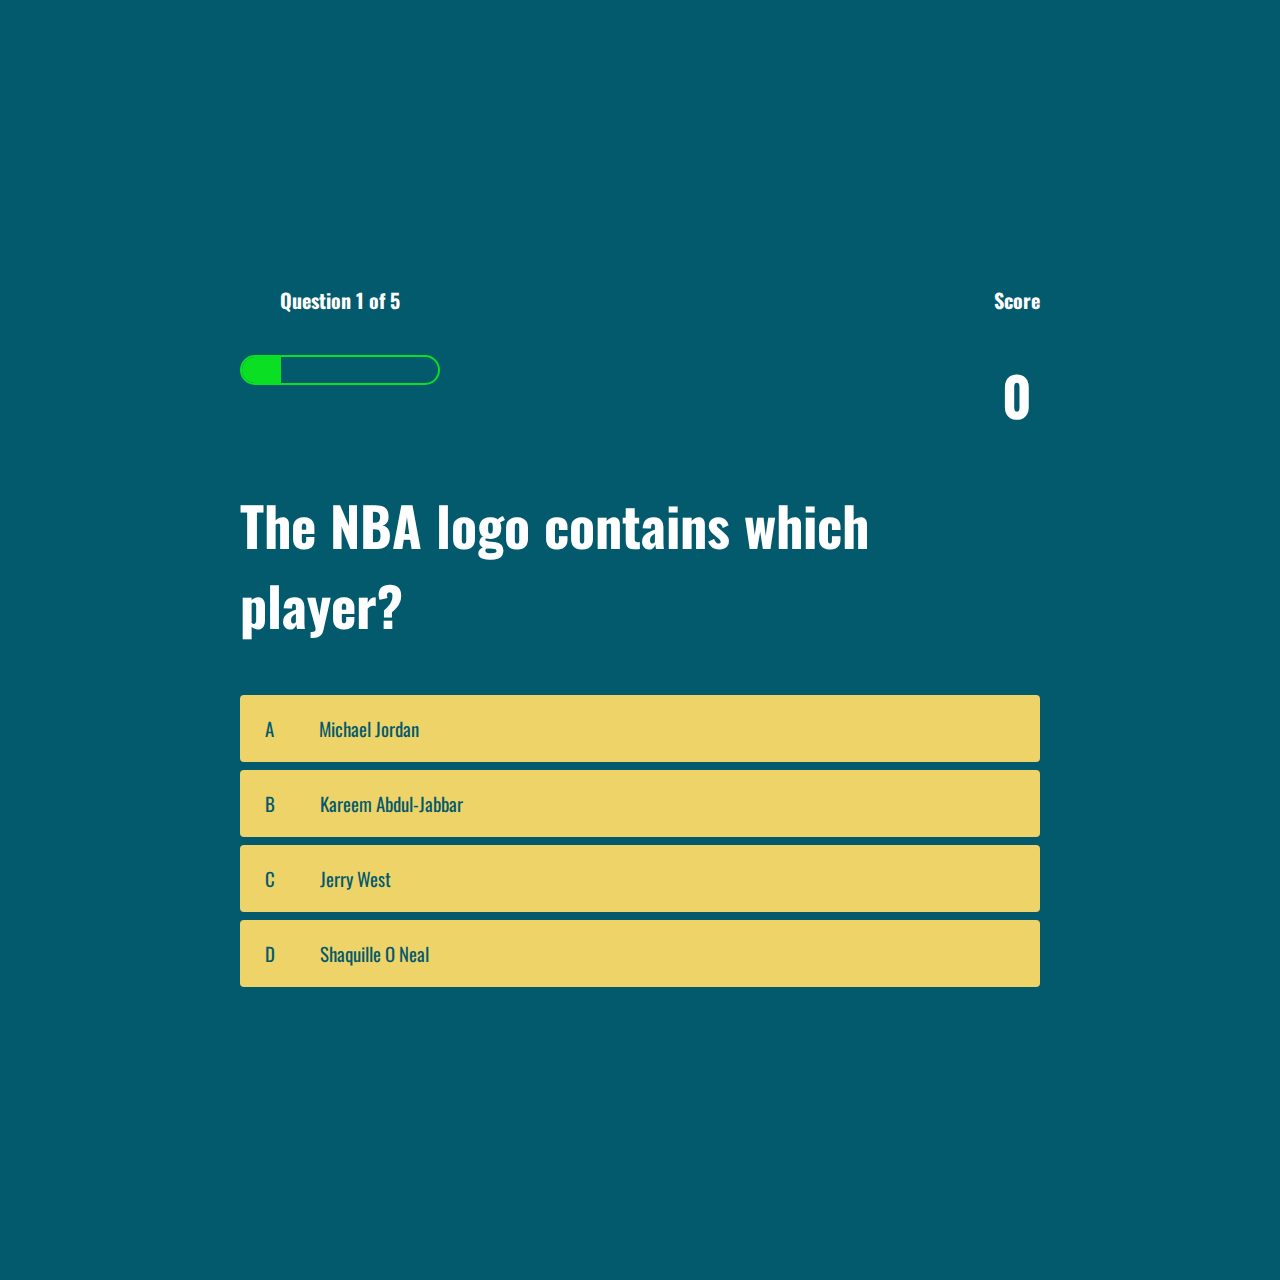
<file: game.html>
<!DOCTYPE html>
<html lang="en">

<head>
    <meta charset="UTF-8">
    <meta name="viewport" content="width=device-width, initial-scale=1.0">
    <title>Quiz Page</title>
    <link rel="stylesheet" href="style.css">
    <link rel="stylesheet" href="game.css">

</head>

<body>
    <div class="container">
        <div id="game" class="justify-center flex-column">
            <div id="hud">
                <div class="hud-item">
                    <h2 id="progresstext" class="hud-prefix">
                        Question
                    </h2>
                    <div id="progressbar">
                        <div id="progressbar-full">

                        </div>
                    </div>
                </div>
                <div class="hud-item">
                    <h2 class="hud-prefix">
                        Score
                    </h2>
                    <h1 class="hud-main-text" id="score">
                        0
                    </h1>
                </div>
            </div>
            <h1 id="question">What is the Answer?</h1>
            <div class="choice-container">
                <p class="choice-prefix">A</p>
                <p class="choice-text" data-number="1">Choice</p>
            </div>
            <div class="choice-container">
                <p class="choice-prefix">B</p>
                <p class="choice-text" data-number="2">Choice</p>
            </div>
            <div class="choice-container">
                <p class="choice-prefix">C</p>
                <p class="choice-text" data-number="3">Choice</p>
            </div>
            <div class="choice-container">
                <p class="choice-prefix">D</p>
                <p class="choice-text" data-number="4">Choice</p>
            </div>
        </div>
    </div>
    <script src="game.js"></script>
</body>

</html>
</file>
<file: style.css>
@import url('https://fonts.googleapis.com/css2?family=Oswald&display=swap');
:root {
    background-color: rgb(2, 90, 108);
}

* {
    box-sizing: border-box;
    margin: 0;
    padding: 0;
    font-size: 62.5%;
    font-family: 'Oswald', cursive;
}

h1 {
    font-size: 5.4rem;
    color: rgb(255, 255, 255);
    margin-bottom: 5rem;
}

h2 {
    font-size: 4.2rem;
    margin-bottom: 4rem;
    color: white;
}

h3 {
    font-size: 3.2rem;
    margin-bottom: 4rem;
    margin-top: 3rem;
    color: white;
}

#wholepage {
    width: 900px;
    margin-left: auto;
    margin-right: auto;
}

.container {
    width: 100vw;
    height: 100vw;
    display: flex;
    justify-content: center;
    align-items: center;
    max-width: 80rem;
    margin: 0 auto;
    padding: 2rem;
}

.flex-column {
    display: flex;
    flex-direction: column;
}

.flex-center {
    justify-content: center;
    align-items: center;
}

.justify-center {
    justify-content: center;
}

.text-center {
    text-align: center;
}

.hidden {
    display: none;
}

.btn {
    font-size: 2.4rem;
    padding: 2rem 0;
    width: 30rem;
    text-align: center;
    margin-bottom: 1rem;
    text-decoration: none;
    color: rgb(8, 48, 69);
    background: rgb(238, 211, 105);
    border-radius: 4px;
}

.btn:hover {
    cursor: pointer;
    box-shadow: 0 0.4rem 1.4rem 0 rgba(0, 248, 227, 0.6);
    transition: transform 200ms;
    transform: scale(1.05);
}

.btn[disabled]:hover {
    cursor: not-allowed;
    box-shadow: none;
    transform: none;
}

#highscore-btn {
    background: rgb(238, 211, 105);
}

#highscore-btn:hover {
    box-shadow: 0 0.4rem 1.4rem 0 rgba(0, 248, 227, 0.6);
}

.fa-crown {
    font-size: 2.5rem;
    margin-left: 1rem;
}

.fa-basketball-ball {
    font-size: 5rem;
    margin-left: 1rem;
}


/* End Page CSS */

.end-form-container {
    width: 100%;
    display: flex;
    flex-direction: column;
    align-items: center;
    max-width: 30rem;
}

input {
    margin-bottom: 1rem;
    width: 20rem;
    padding: 1.5rem;
    font-size: 1.8rem;
    border: none;
    box-shadow: 0 0.1rem 1.4rem 0 rgba(86, 185, 235, 0.5);
}

input::placeholder {
    color: #aaa;
}

#username {
    margin-bottom: 3rem;
    width: 100%;
    outline: none;
}

#end-text {
    font-size: 2.4rem;
    color: white;
    text-align: center;
}

#saveScoreBtn {
    border: none;
}

.fa-home {
    margin-left: 1rem;
    font-size: 2rem;
    color: rgb(2, 90, 108);
}
</file>
<file: game.css>
body {
    color: rgb(2, 90, 108);
}

.choice-container {
    display: flex;
    margin-bottom: 0.8rem;
    width: 100%;
    border-radius: 4px;
    background: rgb(238, 211, 105);
    font-size: 3rem;
    min-width: 80rem;
}

.choice-container:hover {
    cursor: pointer;
    box-shadow: 0 0.4rem 1.4rem 0 rgba(0, 248, 227, 0.6);
    transform: scale(1.05);
    transition: transform 150ms;
}

.choice-prefix {
    padding: 2rem 2.5rem;
    color: rgb(2, 90, 108);
}

.choice-text {
    padding: 2rem;
    width: 100%;
}

.correct {
    background: linear-gradient(32deg, rgb(11, 223, 36) 0%, rgb(41, 232, 111) 100%);
}

.incorrect {
    background: linear-gradient(32deg, rgb(255, 0, 0) 0%, rgb(232, 41, 41) 100%);
}


/* Hud */

#hud {
    display: flex;
    justify-content: space-between;
}

.hud-prefix {
    text-align: center;
    font-size: 2rem;
}

.hud-main-text {
    text-align: center;
}

#progressbar {
    width: 20rem;
    height: 3rem;
    border: 0.2rem solid rgb(11, 223, 36);
    margin-top: 2rem;
    border-radius: 50px;
    overflow: hidden;
}

#progressbar-full {
    height: 100%;
    background: rgb(11, 223, 36);
    width: 0%;
}

@media screen and (max-width: 768px) {
    .choice-container {
        min-width: 40rem;
    }
}
</file>
